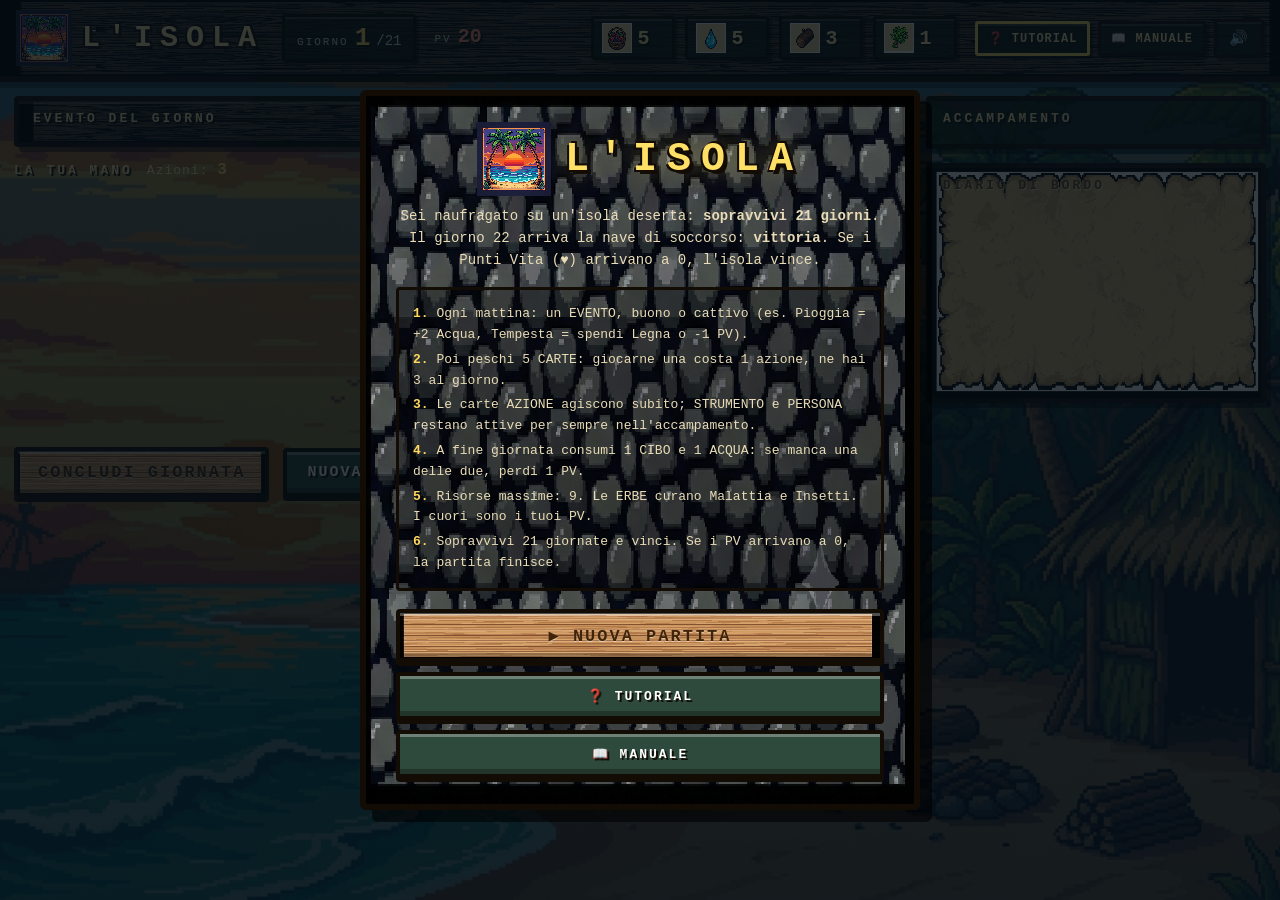
<file: index.html>
<!DOCTYPE html>
<html lang="it">
<head>
<meta charset="UTF-8">
<meta name="viewport" content="width=device-width, initial-scale=1.0">
<meta name="theme-color" content="#0b2432">
<meta name="mobile-web-app-capable" content="yes">
<meta name="apple-mobile-web-app-capable" content="yes">
<meta name="apple-mobile-web-app-status-bar-style" content="black-translucent">
<meta name="apple-mobile-web-app-title" content="L'ISOLA">
<title>L'ISOLA - Sopravvivenza</title>
<link rel="icon" href="data:image/svg+xml,%3Csvg xmlns='http://www.w3.org/2000/svg' viewBox='0 0 100 100'%3E%3Ctext y='.9em' font-size='90'%3E%F0%9F%8F%9D%EF%B8%8F%3C/text%3E%3C/svg%3E">
<link rel="stylesheet" href="style.css">
</head>
<body>

<div id="gioco">

  <header id="topbar">
    <div id="logo-area">
      <img id="img-logo" src="art/logo.png" alt="Logo L'ISOLA" data-emoji="&#127796;">
      <h1 id="titolo">L'ISOLA</h1>
    </div>
    <div id="giorno-box" class="pannello-semplice">
      <span class="etichetta">GIORNO</span>
      <span id="giorno-val">1</span>
      <span class="slash">/21</span>
    </div>
    <div id="pv-box">
      <div class="pv-riga"><span class="etichetta">PV</span><span id="pv-num">20</span></div>
      <div id="pv-cuori"></div>
    </div>
    <div id="risorse-box">
      <div class="risorsa" id="ris-cibo" title="Cibo: lo consumi 1 a fine giornata; se finisce perdi 1 PV."><img src="art/icon_r1.png" alt="Cibo" data-emoji="&#127830;"><span class="r-val" id="val-cibo">5</span></div>
      <div class="risorsa" id="ris-acqua" title="Acqua: ne consumi 1 a fine giornata; se finisce, perdi 1 PV."><img src="art/icon_r2.png" alt="Acqua" data-emoji="&#128167;"><span class="r-val" id="val-acqua">5</span></div>
      <div class="risorsa" id="ris-legna" title="Legna: serve per la Tempesta (ne paga 2) e per la Pentola di coccio."><img src="art/icon_r3.png" alt="Legna" data-emoji="&#129713;"><span class="r-val" id="val-legna">3</span></div>
      <div class="risorsa" id="ris-erbe" title="Erbe: curano l'evento Malattia e lo Sciame di insetti (1 a uso)."><img src="art/icon_r4.png" alt="Erbe" data-emoji="&#127807;"><span class="r-val" id="val-erbe">1</span></div>
    </div>
    <div id="barra-top-bottoni">
      <button id="btn-tutorial" class="btn-top" title="Gioca il tutorial passo-passo">&#10067; TUTORIAL</button>
      <button id="btn-manuale" class="btn-top" title="Apri il manuale illustrato">&#128214; MANUALE</button>
      <button id="btn-suono" class="btn-top" title="Attiva o disattiva l'audio">&#128266;</button>
    </div>
  </header>

  <div id="consiglio" hidden>
    <span class="consiglio-ico">&#128161;</span>
    <span id="consiglio-testo"></span>
  </div>

  <main id="principale">
    <section id="col-sx">
      <div id="zona-evento">
        <h2>EVENTO DEL GIORNO</h2>
        <div id="evento-contenuto"></div>
      </div>
      <section id="zona-mano">
        <div id="mano-head">
          <h2>LA TUA MANO</h2>
          <span class="azioni-info">Azioni: <b id="azioni-val">3</b></span>
        </div>
        <div id="mano"></div>
      </section>
      <div id="barra-comandi">
        <button id="btn-fine" class="btn-principale">Concludi giornata</button>
        <button id="btn-nuova" class="btn-secondario">Nuova partita</button>
      </div>
    </section>
    <aside id="col-dx">
      <section id="zona-campo">
        <h2>ACCAMPAMENTO</h2>
        <div id="campo"></div>
        <button id="btn-pentola" class="btn-secondario" hidden>Pentola di coccio</button>
      </section>
      <section id="zona-log">
        <h2>DIARIO DI BORDO</h2>
        <div id="log"></div>
      </section>
    </aside>
  </main>

</div>

<div id="overlay-modale" class="overlay" hidden>
  <div id="modale-pannello">
    <h2 id="modale-titolo"></h2>
    <p id="modale-testo"></p>
    <div id="modale-bottoni"></div>
  </div>
</div>

<div id="overlay-finale" class="overlay" hidden>
  <div id="finale-pannello">
    <h2 id="finale-titolo"></h2>
    <p id="finale-sottotitolo"></p>
    <div id="finale-riepilogo"></div>
    <button id="btn-ancora" class="btn-principale">Gioca ancora</button>
  </div>
</div>

<div id="overlay-riepilogo" class="overlay" hidden>
  <div id="riep-pannello">
    <h2 id="riep-titolo">GIORNO &hellip; &mdash; RIEPILOGO</h2>
    <p id="riep-sottotitolo">Ecco com&rsquo;&egrave; andata la giornata:</p>
    <div id="riep-righe"></div>
    <button id="btn-riep-avanti" class="btn-principale">Inizia il prossimo giorno</button>
  </div>
</div>

<div id="overlay-inizio" class="overlay" hidden>
  <div id="inizio-pannello">
    <div id="inizio-logo-wrap">
      <img id="inizio-logo" src="art/logo.png" alt="Logo L'ISOLA" data-emoji="&#127796;">
      <h1 id="inizio-titolo">L'ISOLA</h1>
    </div>
    <p id="inizio-sottotitolo">Sei naufragato su un'isola deserta: <b>sopravvivi 21 giorni</b>. Il giorno 22 arriva la nave di soccorso: <b>vittoria</b>. Se i Punti Vita (&#9829;) arrivano a 0, l'isola vince.</p>
    <div id="inizio-regole">
      <div class="regola"><b>1.</b> Ogni mattina: un EVENTO, buono o cattivo (es. Pioggia = +2 Acqua, Tempesta = spendi Legna o -1 PV).</div>
      <div class="regola"><b>2.</b> Poi peschi 5 CARTE: giocarne una costa 1 azione, ne hai 3 al giorno.</div>
      <div class="regola"><b>3.</b> Le carte AZIONE agiscono subito; STRUMENTO e PERSONA restano attive per sempre nell'accampamento.</div>
      <div class="regola"><b>4.</b> A fine giornata consumi 1 CIBO e 1 ACQUA: se manca una delle due, perdi 1 PV.</div>
      <div class="regola"><b>5.</b> Risorse massime: 9. Le ERBE curano Malattia e Insetti. I cuori sono i tuoi PV.</div>
      <div class="regola"><b>6.</b> Sopravvivi 21 giornate e vinci. Se i PV arrivano a 0, la partita finisce.</div>
    </div>
    <div id="inizio-bottoni">
      <button id="btn-nuova-partita" class="btn-principale">&#9654; Nuova partita</button>
      <button id="btn-continua" class="btn-secondario" hidden>Continua</button>
      <button id="btn-inizio-tutorial" class="btn-secondario">&#10067; Tutorial</button>
      <button id="btn-inizio-manuale" class="btn-secondario">&#128214; Manuale</button>
    </div>
  </div>
</div>

<div id="overlay-tutorial-fine" class="overlay" hidden>
  <div id="tutorial-fine-pannello">
    <h2 id="tutorial-fine-titolo">TUTORIAL COMPLETATO!</h2>
    <p id="tutorial-fine-testo"></p>
    <details id="tutorial-regole">
      <summary>Le regole in 10 righe</summary>
      <div class="regola"><b>1.</b> Sopravvivi 21 giorni: al 22 la nave arriva e vinci. PV a 0 = fine.</div>
      <div class="regola"><b>2.</b> Ogni mattina c'è un EVENTO (buono o cattivo).</div>
      <div class="regola"><b>3.</b> Peschi 5 CARTE: 1 carta = 1 azione, hai 3 azioni al giorno.</div>
      <div class="regola"><b>4.</b> AZIONE = effetto subito. STRUMENTO/PERSONA = restano attive per sempre.</div>
      <div class="regola"><b>5.</b> La sera consumi 1 CIBO e 1 ACQUA: se manca, -1 PV.</div>
      <div class="regola"><b>6.</b> Risorse max 9. Le ERBE curano Malattia e Insetti.</div>
      <div class="regola"><b>7.</b> Capanna e Falò proteggono da Tempesta e Freddo; il Cane dal Ladro.</div>
      <div class="regola"><b>8.</b> La Rete dà +1 Cibo a sera, l'Amaca +1 PV, la Cuciniera +1 PV se hai mangiato.</div>
      <div class="regola"><b>9.</b> Le carte in mano a sera vanno nello scarto: non le perdi, tornano nel mazzo.</div>
      <div class="regola"><b>10.</b> Il riepilogo a fine giornata mostra sempre com'è andata.</div>
    </details>
    <div id="tutorial-fine-bottoni">
      <button id="btn-inizia-vera" class="btn-principale">Inizia la partita vera</button>
      <button id="btn-tutorial-riprova" class="btn-secondario" hidden>Riprova il tutorial</button>
    </div>
  </div>
</div>

<div id="tutorial-tip" hidden>
  <div id="tutorial-testo"></div>
  <button id="tutorial-avanti" class="btn-secondario">Ho capito</button>
</div>

<script src="audio.js"></script>
<script src="game.js"></script>
</body>
</html>
</file>
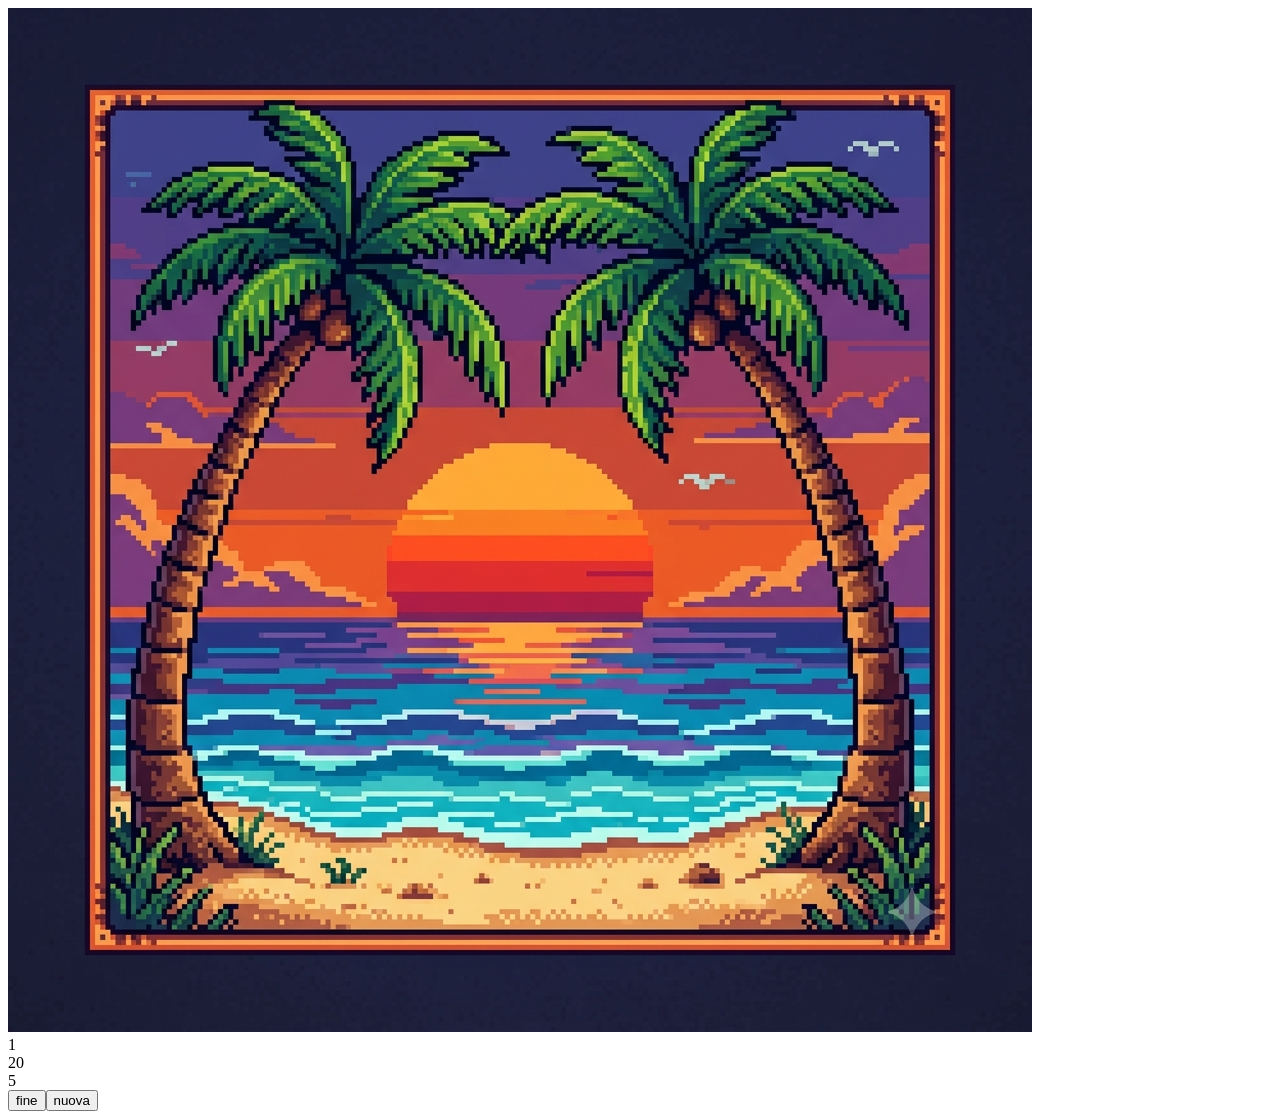
<file: _probe.html>
﻿<!DOCTYPE html><html lang="it"><head><meta charset="UTF-8"><title>probe</title></head><body>
<header id="topbar"><div id="logo-area"><img id="img-logo" src="art/logo.png" alt="Logo" data-emoji="&#127796;"></div><div id="giorno-box"><span id="giorno-val">1</span></div><div id="pv-box"><span id="pv-num">20</span><div id="pv-cuori"></div></div><div id="risorse-box"><div class="risorsa" id="ris-cibo"><span id="val-cibo">5</span></div></div></header>
<main><div id="zona-evento"><div id="evento-contenuto"></div></div><section id="zona-mano"><div id="mano"></div></section><div id="barra-comandi"><button id="btn-fine">fine</button><button id="btn-nuova">nuova</button></div><aside><section id="zona-campo"><div id="campo"></div><button id="btn-pentola" hidden>pentola</button></section><section id="zona-log"><div id="log"></div></section></aside></main>
<div id="overlay-modale" class="overlay" hidden=""><div id="modale-pannello"><h2 id="modale-titolo"></h2><p id="modale-testo"></p><div id="modale-bottoni"></div></div></div>
<div id="overlay-finale" class="overlay" hidden=""><div id="finale-pannello"><h2 id="finale-titolo"></h2><p id="finale-sottotitolo"></p><div id="finale-riepilogo"></div><button id="btn-ancora">ancora</button></div></div>
<script src="game.js"></script>
<script>
setTimeout(function () {
  var bf = document.getElementById("btn-fine");
  var pv = document.getElementById("pv-num");
  document.title = "bf=" + (bf ? "SI" : "NO") + "|log=" + document.getElementById("log").childNodes.length + "|pv=" + (pv ? pv.textContent : "MISS") + "|mano=" + document.getElementById("mano").childNodes.length + "|cuori=" + document.getElementById("pv-cuori").childNodes.length;
}, 800);
</script></body></html>
</file>
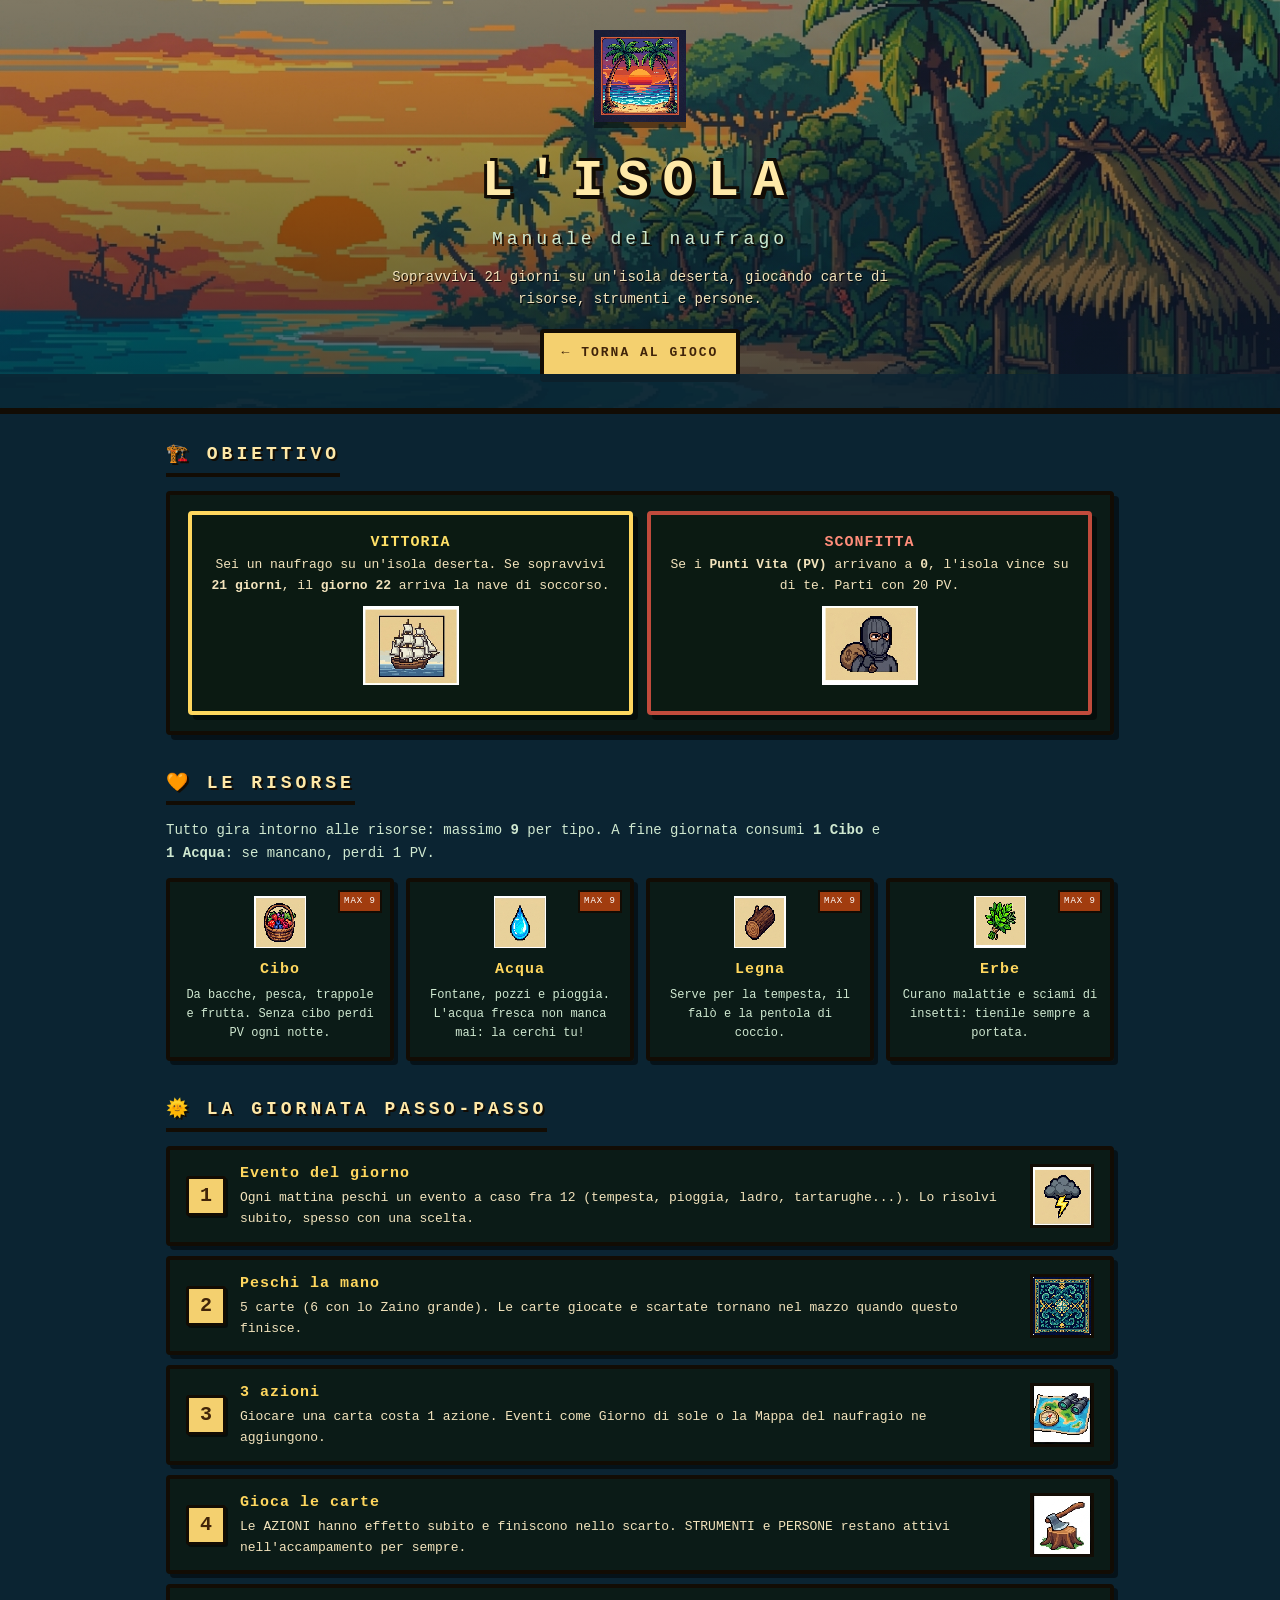
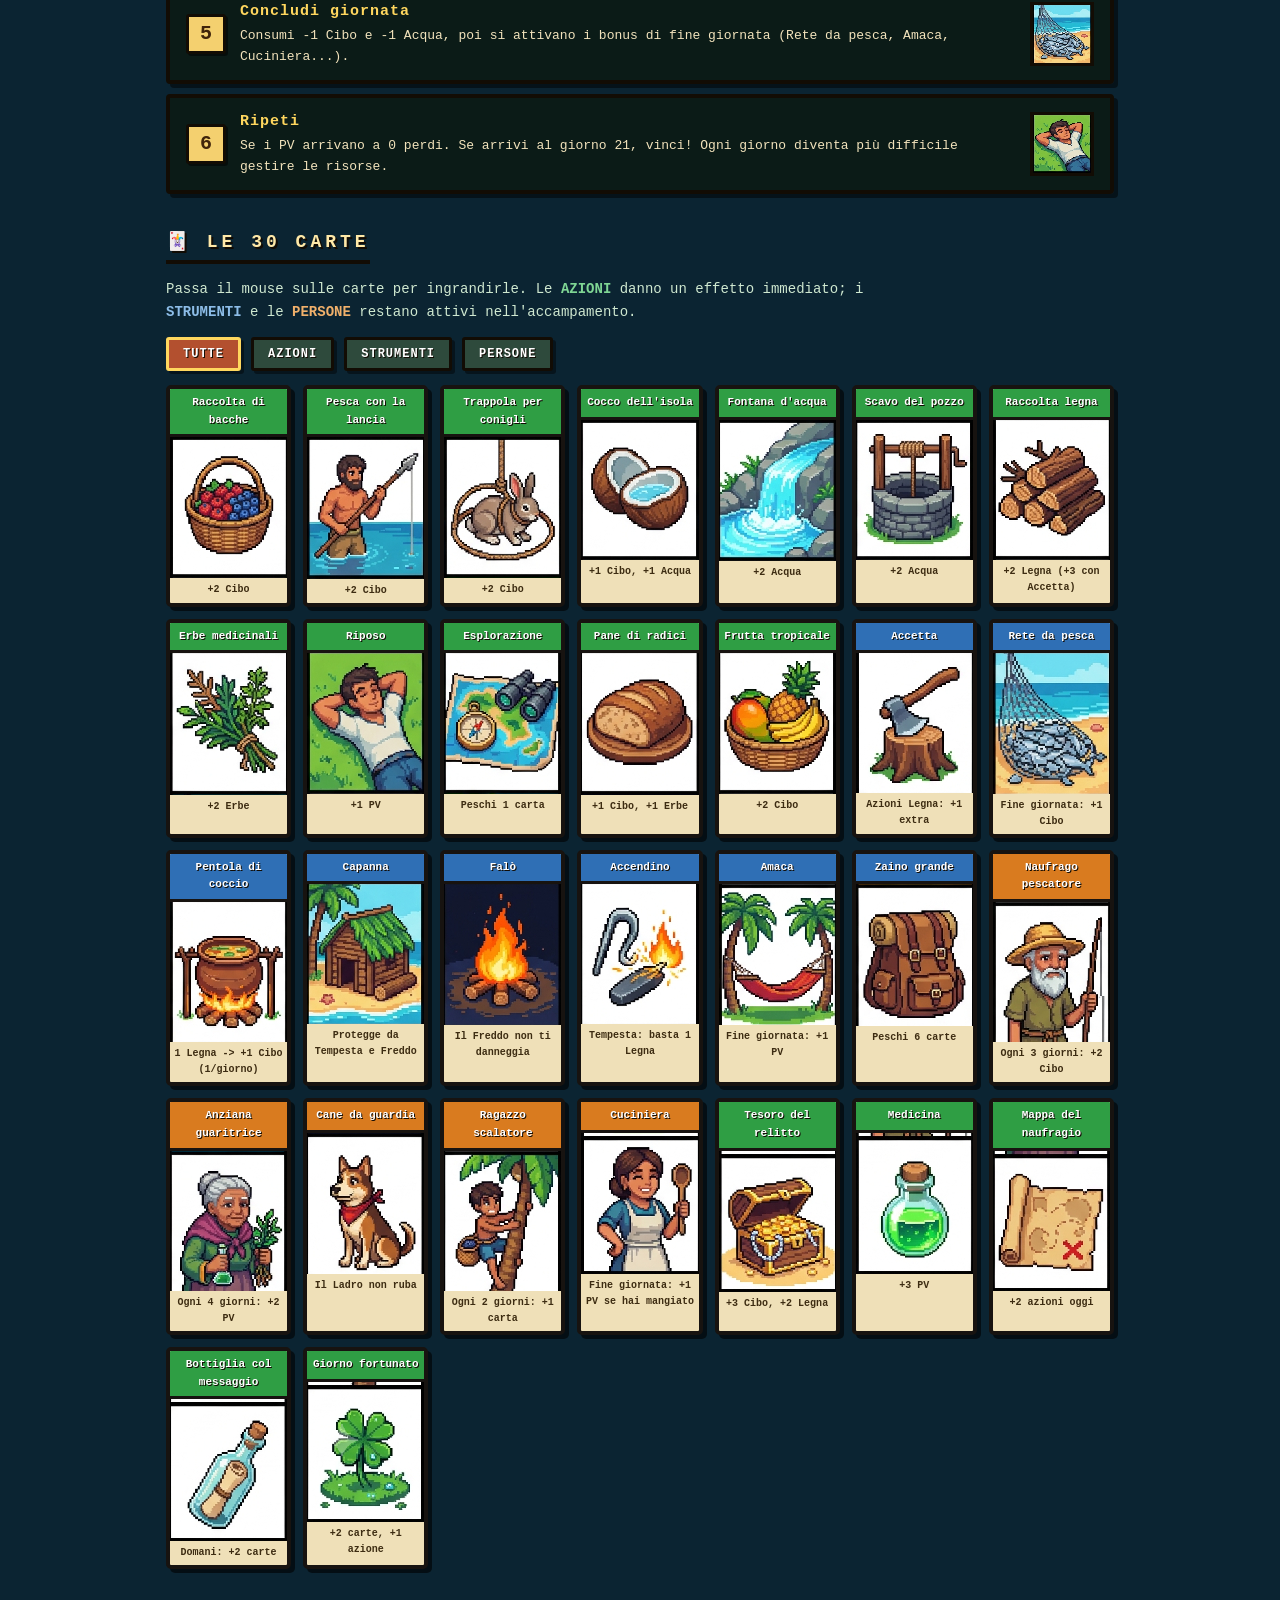
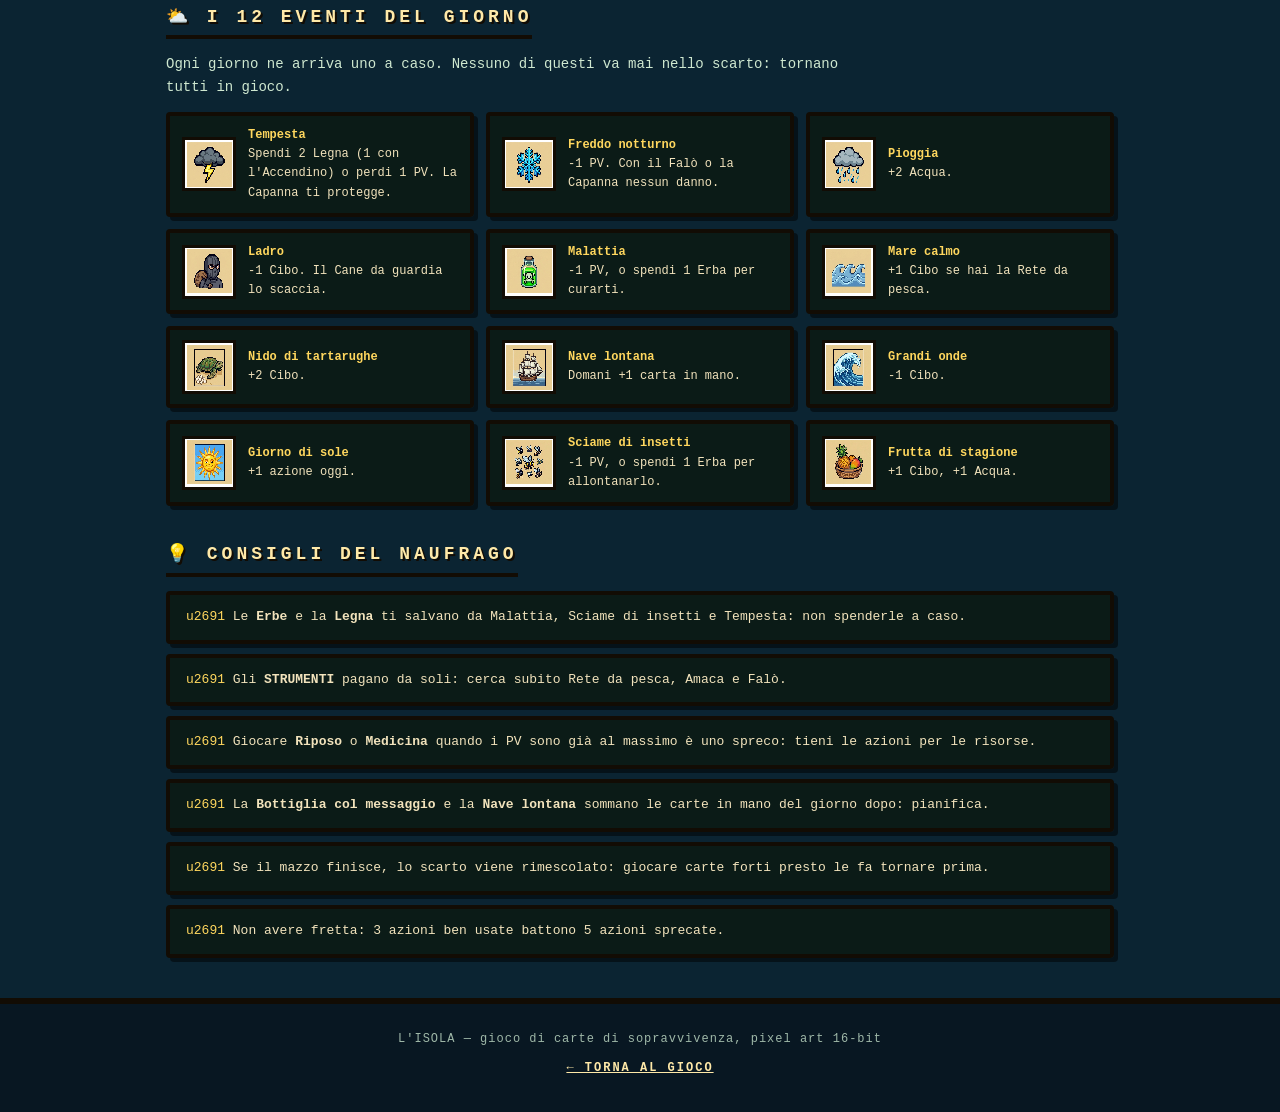
<file: manual.html>
<!DOCTYPE html>
<html lang="it">
<head>
<meta charset="UTF-8">
<meta name="viewport" content="width=device-width, initial-scale=1.0">
<title>Manuale - L'ISOLA</title>
<link rel="stylesheet" href="manual.css">
</head>
<body>

<header id="hero">
  <div id="hero-sfondo"></div>
  <div id="hero-contenuto">
    <img id="hero-logo" src="art/logo.png" alt="Logo">
    <h1>L'ISOLA</h1>
    <p class="sottotitolo">Manuale del naufrago</p>
    <p class="tagline">Sopravvivi 21 giorni su un'isola deserta, giocando carte di risorse, strumenti e persone.</p>
    <a id="torna" href="index.html">&#8592; Torna al gioco</a>
  </div>
  <div id="onda-eroe"></div>
</header>

<main>

  <section class="reveal">
    <h2>&#127959;&#65039; OBIETTIVO</h2>
    <div class="riquadro doppio">
      <div class="pannello vittoria-panel">
        <h3>VITTORIA</h3>
        <p>Sei un naufrago su un'isola deserta. Se sopravvivi <b>21 giorni</b>, il <b>giorno 22</b> arriva la nave di soccorso.</p>
        <img src="art/icon_e8.png" alt="Nave all'orizzonte">
      </div>
      <div class="pannello sconfitta-panel">
        <h3>SCONFITTA</h3>
        <p>Se i <b>Punti Vita (PV)</b> arrivano a <b>0</b>, l'isola vince su di te. Parti con 20 PV.</p>
        <img src="art/icon_e4.png" alt="Pericolo">
      </div>
    </div>
  </section>

  <section class="reveal">
    <h2>&#129505; LE RISORSE</h2>
    <p class="intro">Tutto gira intorno alle risorse: massimo <b>9</b> per tipo. A fine giornata consumi <b>1 Cibo</b> e <b>1 Acqua</b>: se mancano, perdi 1 PV.</p>
    <div class="griglia-risorse">
      <div class="risorsa-big" data-max>
        <img src="art/icon_r1.png" alt="Cibo">
        <h3>Cibo</h3>
        <p>Da bacche, pesca, trappole e frutta. Senza cibo perdi PV ogni notte.</p>
      </div>
      <div class="risorsa-big" data-max>
        <img src="art/icon_r2.png" alt="Acqua">
        <h3>Acqua</h3>
        <p>Fontane, pozzi e pioggia. L'acqua fresca non manca mai: la cerchi tu!</p>
      </div>
      <div class="risorsa-big" data-max>
        <img src="art/icon_r3.png" alt="Legna">
        <h3>Legna</h3>
        <p>Serve per la tempesta, il falò e la pentola di coccio.</p>
      </div>
      <div class="risorsa-big" data-max>
        <img src="art/icon_r4.png" alt="Erbe">
        <h3>Erbe</h3>
        <p>Curano malattie e sciami di insetti: tienile sempre a portata.</p>
      </div>
    </div>
  </section>

  <section class="reveal">
    <h2>&#127774; LA GIORNATA PASSO-PASSO</h2>
    <div class="tappe">
      <div class="tappa"><span class="num">1</span><div class="tappa-corpo"><h3>Evento del giorno</h3><p>Ogni mattina peschi un evento a caso fra 12 (tempesta, pioggia, ladro, tartarughe...). Lo risolvi subito, spesso con una scelta.</p></div><img src="art/icon_e1.png" alt="Eventi"></div>
      <div class="tappa"><span class="num">2</span><div class="tappa-corpo"><h3>Peschi la mano</h3><p>5 carte (6 con lo Zaino grande). Le carte giocate e scartate tornano nel mazzo quando questo finisce.</p></div><img src="art/retro.png" alt="Mazzo"></div>
      <div class="tappa"><span class="num">3</span><div class="tappa-corpo"><h3>3 azioni</h3><p>Giocare una carta costa 1 azione. Eventi come Giorno di sole o la Mappa del naufragio ne aggiungono.</p></div><img src="art/c10.png" alt="Azioni"></div>
      <div class="tappa"><span class="num">4</span><div class="tappa-corpo"><h3>Gioca le carte</h3><p>Le AZIONI hanno effetto subito e finiscono nello scarto. STRUMENTI e PERSONE restano attivi nell'accampamento per sempre.</p></div><img src="art/c13.png" alt="Strumenti"></div>
      <div class="tappa"><span class="num">5</span><div class="tappa-corpo"><h3>Concludi giornata</h3><p>Consumi -1 Cibo e -1 Acqua, poi si attivano i bonus di fine giornata (Rete da pesca, Amaca, Cuciniera...).</p></div><img src="art/c14.png" alt="Fine giornata"></div>
      <div class="tappa"><span class="num">6</span><div class="tappa-corpo"><h3>Ripeti</h3><p>Se i PV arrivano a 0 perdi. Se arrivi al giorno 21, vinci! Ogni giorno diventa più difficile gestire le risorse.</p></div><img src="art/c09.png" alt="Riposo"></div>
    </div>
  </section>

  <section class="reveal">
    <h2>&#127183; LE 30 CARTE</h2>
    <p class="intro">Passa il mouse sulle carte per ingrandirle. Le <b class="c-azione">AZIONI</b> danno un effetto immediato; i <b class="c-strumento">STRUMENTI</b> e le <b class="c-persona">PERSONE</b> restano attivi nell'accampamento.</p>
    <div id="filtri">
      <button class="filtro attivo" data-tipo="tutti">Tutte</button>
      <button class="filtro" data-tipo="AZIONE">Azioni</button>
      <button class="filtro" data-tipo="STRUMENTO">Strumenti</button>
      <button class="filtro" data-tipo="PERSONA">Persone</button>
    </div>
    <div id="griglia-carte"></div>
  </section>

  <section class="reveal">
    <h2>&#9925; I 12 EVENTI DEL GIORNO</h2>
    <p class="intro">Ogni giorno ne arriva uno a caso. Nessuno di questi va mai nello scarto: tornano tutti in gioco.</p>
    <div id="griglia-eventi"></div>
  </section>

  <section class="reveal">
    <h2>&#128161; CONSIGLI DEL NAUFRAGO</h2>
    <ul class="consigli">
      <li>Le <b>Erbe</b> e la <b>Legna</b> ti salvano da Malattia, Sciame di insetti e Tempesta: non spenderle a caso.</li>
      <li>Gli <b>STRUMENTI</b> pagano da soli: cerca subito Rete da pesca, Amaca e Falò.</li>
      <li>Giocare <b>Riposo</b> o <b>Medicina</b> quando i PV sono già al massimo è uno spreco: tieni le azioni per le risorse.</li>
      <li>La <b>Bottiglia col messaggio</b> e la <b>Nave lontana</b> sommano le carte in mano del giorno dopo: pianifica.</li>
      <li>Se il mazzo finisce, lo scarto viene rimescolato: giocare carte forti presto le fa tornare prima.</li>
      <li>Non avere fretta: 3 azioni ben usate battono 5 azioni sprecate.</li>
    </ul>
  </section>

</main>

<footer>
  <p>L'ISOLA &mdash; gioco di carte di sopravvivenza, pixel art 16-bit</p>
  <a href="index.html">&#8592; Torna al gioco</a>
</footer>

<script>
/* dati delle carte (stessi del gioco) */
var CARTE = [
  [1,'Raccolta di bacche','AZIONE','+2 Cibo','c01'],
  [2,'Pesca con la lancia','AZIONE','+2 Cibo','c02'],
  [3,'Trappola per conigli','AZIONE','+2 Cibo','c03'],
  [4,'Cocco dell\'isola','AZIONE','+1 Cibo, +1 Acqua','c04'],
  [5,'Fontana d\'acqua','AZIONE','+2 Acqua','c05'],
  [6,'Scavo del pozzo','AZIONE','+2 Acqua','c06'],
  [7,'Raccolta legna','AZIONE','+2 Legna (+3 con Accetta)','c07'],
  [8,'Erbe medicinali','AZIONE','+2 Erbe','c08'],
  [9,'Riposo','AZIONE','+1 PV','c09'],
  [10,'Esplorazione','AZIONE','Peschi 1 carta','c10'],
  [11,'Pane di radici','AZIONE','+1 Cibo, +1 Erbe','c11'],
  [12,'Frutta tropicale','AZIONE','+2 Cibo','c12'],
  [13,'Accetta','STRUMENTO','Azioni Legna: +1 extra','c13'],
  [14,'Rete da pesca','STRUMENTO','Fine giornata: +1 Cibo','c14'],
  [15,'Pentola di coccio','STRUMENTO','1 Legna -> +1 Cibo (1/giorno)','c15'],
  [16,'Capanna','STRUMENTO','Protegge da Tempesta e Freddo','c16'],
  [17,'Falò','STRUMENTO','Il Freddo non ti danneggia','c17'],
  [18,'Accendino','STRUMENTO','Tempesta: basta 1 Legna','c18'],
  [19,'Amaca','STRUMENTO','Fine giornata: +1 PV','c19'],
  [20,'Zaino grande','STRUMENTO','Peschi 6 carte','c20'],
  [21,'Naufrago pescatore','PERSONA','Ogni 3 giorni: +2 Cibo','c21'],
  [22,'Anziana guaritrice','PERSONA','Ogni 4 giorni: +2 PV','c22'],
  [23,'Cane da guardia','PERSONA','Il Ladro non ruba','c23'],
  [24,'Ragazzo scalatore','PERSONA','Ogni 2 giorni: +1 carta','c24'],
  [25,'Cuciniera','PERSONA','Fine giornata: +1 PV se hai mangiato','c25'],
  [26,'Tesoro del relitto','AZIONE','+3 Cibo, +2 Legna','c26'],
  [27,'Medicina','AZIONE','+3 PV','c27'],
  [28,'Mappa del naufragio','AZIONE','+2 azioni oggi','c28'],
  [29,'Bottiglia col messaggio','AZIONE','Domani: +2 carte','c29'],
  [30,'Giorno fortunato','AZIONE','+2 carte, +1 azione','c30']
];
var EVENTI = [
  ['Tempesta','icon_e1','Spendi 2 Legna (1 con l\'Accendino) o perdi 1 PV. La Capanna ti protegge.'],
  ['Freddo notturno','icon_e2','-1 PV. Con il Falò o la Capanna nessun danno.'],
  ['Pioggia','icon_e3','+2 Acqua.'],
  ['Ladro','icon_e4','-1 Cibo. Il Cane da guardia lo scaccia.'],
  ['Malattia','icon_e5','-1 PV, o spendi 1 Erba per curarti.'],
  ['Mare calmo','icon_e6','+1 Cibo se hai la Rete da pesca.'],
  ['Nido di tartarughe','icon_e7','+2 Cibo.'],
  ['Nave lontana','icon_e8','Domani +1 carta in mano.'],
  ['Grandi onde','icon_e9','-1 Cibo.'],
  ['Giorno di sole','icon_e10','+1 azione oggi.'],
  ['Sciame di insetti','icon_e11','-1 PV, o spendi 1 Erba per allontanarlo.'],
  ['Frutta di stagione','icon_e12','+1 Cibo, +1 Acqua.']
];

function creaCarta(d) {
  var div = document.createElement('div');
  div.className = 'carta-manuale tipo-' + d[2];
  div.dataset.tipo = d[2];
  var nome = document.createElement('div');
  nome.className = 'cm-nome';
  nome.textContent = d[1];
  var img = document.createElement('img');
  img.src = 'art/' + d[4] + '.png';
  img.alt = d[1];
  img.onerror = function () { this.outerHTML = '<div class="segnaposto">' + d[1] + '</div>'; };
  var eff = document.createElement('div');
  eff.className = 'cm-effetto';
  eff.textContent = d[3];
  div.appendChild(nome);
  div.appendChild(img);
  div.appendChild(eff);
  return div;
}

var griglia = document.getElementById('griglia-carte');
CARTE.forEach(function (d) { griglia.appendChild(creaCarta(d)); });

var grigliaE = document.getElementById('griglia-eventi');
EVENTI.forEach(function (e) {
  var div = document.createElement('div');
  div.className = 'evento-manuale';
  var img = document.createElement('img');
  img.src = 'art/' + e[1] + '.png';
  img.alt = e[0];
  img.onerror = function () { this.outerHTML = '<div class="segnaposto">' + e[0] + '</div>'; };
  var testo = document.createElement('div');
  var b = document.createElement('b');
  b.textContent = e[0];
  testo.appendChild(b);
  testo.appendChild(document.createElement('br'));
  testo.appendChild(document.createTextNode(e[2]));
  div.appendChild(img);
  div.appendChild(testo);
  grigliaE.appendChild(div);
});

document.querySelectorAll('#filtri .filtro').forEach(function (btn) {
  btn.onclick = function () {
    document.querySelectorAll('#filtri .filtro').forEach(function (b) { b.classList.remove('attivo'); });
    btn.classList.add('attivo');
    var tipo = btn.dataset.tipo;
    document.querySelectorAll('.carta-manuale').forEach(function (c) {
      c.classList.remove('nascosta');
      if (tipo !== 'tutti' && c.dataset.tipo !== tipo) c.classList.add('nascosta');
    });
  };
});

/* animazioni all'apparire */
var observer = new IntersectionObserver(function (voci) {
  voci.forEach(function (v) { if (v.isIntersecting) v.target.classList.add('visibile'); });
}, { threshold: 0.12 });
document.querySelectorAll('.reveal').forEach(function (s) { observer.observe(s); });
</script>
</body>
</html>
</file>
<file: style.css>
/* ============================================================
   L'ISOLA - tema pixel art 16-bit, palette tropicale
   Nessun font esterno: solo monospace.
   texture_ui.png = foglio 2x2 (quadranti 704x384):
   alto sx = legno scuro | alto dx = legno chiaro
   basso sx = pergamena  | basso dx = pietra
   ============================================================ */

* { box-sizing: border-box; margin: 0; padding: 0; }

html, body { height: 100%; }

body {
  font-family: 'Courier New', Courier, monospace;
  background: #0b2432;
  color: #f7e9c3;
  user-select: none;
  -webkit-user-select: none;
  -webkit-tap-highlight-color: transparent;
}

img { image-rendering: pixelated; }

h2 {
  font-size: 13px;
  letter-spacing: 3px;
  color: #ffe9a8;
  text-shadow: 2px 2px 0 #120c04;
}

/* ---------- sfondo isola ---------- */
#gioco {
  min-height: 100vh;
  min-height: 100dvh;
  display: flex;
  flex-direction: column;
  background: linear-gradient(rgba(8, 26, 40, 0.30), rgba(8, 26, 40, 0.62)),
              url('art/sfondo.png') center / cover no-repeat fixed;
}

/* ---------- barra alta ---------- */
#topbar {
  position: relative;
  z-index: 10;
  display: flex;
  flex-wrap: wrap;
  align-items: center;
  gap: 18px;
  padding: 10px 16px;
  background: url('art/texture_ui.png') no-repeat 0 0;
  background-size: 200% 200%;
  image-rendering: pixelated;
  border-bottom: 6px solid #120c04;
  box-shadow: 0 6px 0 rgba(0, 0, 0, 0.35);
}

#logo-area { display: flex; align-items: center; gap: 10px; }
#img-logo { width: 56px; height: 56px; }

#titolo {
  font-size: 30px;
  letter-spacing: 8px;
  color: #ffe9a8;
  text-shadow: 3px 3px 0 #120c04, -2px 2px 0 #120c04, 2px -2px 0 #120c04;
}

.pannello-semplice {
  background: rgba(10, 20, 14, 0.72);
  border: 3px solid #120c04;
  border-radius: 3px;
  box-shadow: inset 0 2px 0 rgba(255, 255, 255, 0.18), 3px 3px 0 rgba(0, 0, 0, 0.45);
  padding: 6px 12px;
}

.etichetta { font-size: 11px; letter-spacing: 2px; color: #cfe8d0; }

#giorno-box { display: flex; align-items: baseline; gap: 6px; }
#giorno-val { font-size: 26px; font-weight: bold; color: #ffd75e; text-shadow: 2px 2px 0 #120c04; }
.slash { font-size: 14px; color: #cfe8d0; }

#pv-box { display: flex; flex-direction: column; align-items: flex-start; gap: 3px; }
.pv-riga { display: flex; align-items: baseline; gap: 6px; }
#pv-num { font-size: 20px; font-weight: bold; color: #ff8d7a; text-shadow: 2px 2px 0 #120c04; }
#pv-cuori { display: flex; flex-wrap: wrap; gap: 2px; max-width: 230px; }
.cuore { font-size: 13px; line-height: 1; }
.cuore.pieno { color: #ff4d4d; text-shadow: 1px 0 0 #3b0a0a, -1px 0 0 #3b0a0a, 0 1px 0 #3b0a0a, 0 -1px 0 #3b0a0a; }
.cuore.vuoto { color: #23313b; }

#risorse-box { display: flex; gap: 10px; margin-left: auto; }
#barra-top-bottoni { display: flex; gap: 8px; align-items: center; }

.btn-top {
  font-family: inherit;
  font-weight: bold;
  font-size: 12px;
  letter-spacing: 1px;
  text-transform: uppercase;
  color: #ffe9a8;
  text-shadow: 1px 1px 0 #120c04;
  background: rgba(12, 26, 18, 0.82);
  border: 3px solid #120c04;
  border-radius: 3px;
  box-shadow: 3px 3px 0 rgba(0, 0, 0, 0.45), inset 0 2px 0 rgba(255, 255, 255, 0.15);
cursor: pointer;
  padding: 7px 10px;
  transition: transform 0.06s;
  touch-action: manipulation;
}
.btn-top:hover { background: rgba(46, 74, 60, 0.92); }
.btn-top:active { transform: translateY(2px); box-shadow: 1px 1px 0 rgba(0, 0, 0, 0.45); }
#btn-suono { font-size: 15px; padding: 7px 12px; }
#btn-tutorial { border-color: #ffd75e; }

.risorsa {
  display: flex;
  align-items: center;
  gap: 6px;
  background: rgba(12, 26, 18, 0.75);
  border: 3px solid #120c04;
  border-radius: 3px;
  box-shadow: 3px 3px 0 rgba(0, 0, 0, 0.4), inset 0 2px 0 rgba(255, 255, 255, 0.15);
  padding: 4px 8px;
  min-width: 84px;
}
.risorsa img { width: 30px; height: 30px; }
.r-val { font-size: 20px; font-weight: bold; color: #ffe9a8; text-shadow: 2px 2px 0 #120c04; }
.risorsa.r-max {
  border-color: #ffd75e;
  background: rgba(90, 70, 10, 0.85);
  animation: lampo 1.2s infinite;
}
.risorsa.r-max::after {
  content: 'MAX';
  font-size: 9px;
  letter-spacing: 1px;
  color: #fff;
  background: #a13c0f;
  padding: 1px 3px;
  border: 2px solid #120c04;
}
@keyframes lampo {
  0%, 100% { box-shadow: 3px 3px 0 rgba(0, 0, 0, 0.4); }
  50%      { box-shadow: 3px 3px 0 rgba(0, 0, 0, 0.4), 0 0 14px #ffd75e; }
}

/* ---------- impaginazione principale ---------- */
#principale {
  flex: 1;
  display: grid;
  grid-template-columns: 1fr 340px;
  gap: 14px;
  padding: 14px;
  align-items: start;
}
#col-sx { display: flex; flex-direction: column; gap: 14px; min-width: 0; }
#col-dx { display: flex; flex-direction: column; gap: 14px; }

/* ---------- zona evento ---------- */
#zona-evento {
  background: url('art/texture_ui.png') no-repeat 0 0;
  background-size: 200% 200%;
  image-rendering: pixelated;
  border: 5px solid #120c04;
  border-radius: 4px;
  box-shadow: 5px 5px 0 rgba(0, 0, 0, 0.5), inset 0 3px 0 rgba(255, 255, 255, 0.14);
  padding: 10px 14px;
}
#evento-contenuto { display: flex; align-items: center; gap: 14px; margin-top: 6px; }
#evento-contenuto img, .segnaposto-ico { width: 110px; height: 90px; border: 3px solid #120c04; }
#evento-testo { font-size: 15px; line-height: 1.5; text-shadow: 1px 1px 0 rgba(0, 0, 0, 0.6); overflow-wrap: break-word; word-break: break-word; }
#evento-testo b { color: #ffd75e; }

/* ---------- mano ---------- */
#zona-mano { display: flex; flex-direction: column; gap: 8px; }
#mano-head { display: flex; align-items: baseline; gap: 14px; }
.azioni-info { color: #ffe9a8; font-size: 13px; letter-spacing: 1px; }
#azioni-val { color: #ffd75e; font-size: 16px; }
#mano { display: flex; flex-wrap: wrap; gap: 12px; min-height: 240px; }

.carta {
  position: relative;
  width: 148px;
  background: #efe0b8;
  border: 4px solid #171310;
  border-radius: 5px;
  box-shadow: 4px 4px 0 rgba(0, 0, 0, 0.6);
  cursor: pointer;
display: flex;
  flex-direction: column;
  transition: transform 0.07s;
  touch-action: manipulation;
}
.carta:hover { transform: translateY(-10px) rotate(-1deg) scale(1.04); }
.carta-nome {
  font-size: 12px;
  font-weight: bold;
  text-align: center;
  letter-spacing: 0.5px;
  padding: 6px 5px;
  color: #fff;
  text-shadow: 1px 1px 0 #120c04;
  border-bottom: 3px solid #171310;
  line-height: 1.3;
  overflow-wrap: break-word;
  word-break: break-word;
}

/* ---------- testo carte: niente tagli fuori bordo ---------- */
.carta-effetto {
  font-size: 11px;
  font-weight: bold;
  text-align: center;
  padding: 5px 4px;
  color: #3d2c12;
  line-height: 1.35;
  overflow-wrap: break-word;
  word-break: break-word;
}
.carta-mini .carta-effetto { overflow-wrap: break-word; word-break: break-word; }
.tipo-AZIONE .carta-nome { background: #2f9e44; }
.tipo-STRUMENTO .carta-nome { background: #2f6fb5; }
.tipo-PERSONA .carta-nome { background: #d97b1f; }
.carta > img { width: 100%; display: block; }
.carta.disabilitata { opacity: 0.45; filter: grayscale(0.75); cursor: not-allowed; }

.tooltip {
  display: none;
  position: absolute;
  bottom: calc(100% + 8px);
  left: 50%;
  transform: translateX(-50%);
  width: 240px;
  max-width: calc(100vw - 24px);
  background: #1d1408;
  border: 3px solid #120c04;
  box-shadow: 4px 4px 0 rgba(0, 0, 0, 0.55);
  color: #f2e3bc;
  font-size: 11px;
  line-height: 1.45;
  padding: 7px 9px;
  text-align: left;
  overflow-wrap: break-word;
  word-break: break-word;
  z-index: 30;
}
@media (max-width: 700px) {
  .tooltip { width: 200px; }
}
.carta:hover .tooltip { display: block; }

/* ---------- accampamento ---------- */
#zona-campo {
  display: flex;
  flex-direction: column;
  gap: 8px;
  background: rgba(12, 26, 18, 0.82);
  border: 5px solid #120c04;
  border-radius: 4px;
  box-shadow: 5px 5px 0 rgba(0, 0, 0, 0.5);
  padding: 10px 12px;
}
#campo { display: flex; flex-wrap: wrap; gap: 10px; }
.vuoto { color: #9fb8a8; font-size: 12px; font-style: italic; padding: 6px 0; }
.carta-mini {
  width: 104px;
  background: #efe0b8;
  border: 3px solid #171310;
  border-radius: 4px;
  box-shadow: 3px 3px 0 rgba(0, 0, 0, 0.5);
  display: flex;
  flex-direction: column;
  overflow: hidden;
}
.carta-mini .carta-nome { font-size: 10px; padding: 3px 2px; }
.carta-mini img { width: 100%; display: block; }
.carta-mini .carta-effetto { font-size: 9px; padding: 3px 2px; }
#btn-pentola { margin-top: 4px; }

/* ---------- pulsanti ---------- */
.btn-principale, .btn-secondario {
  font-family: inherit;
  font-weight: bold;
  letter-spacing: 2px;
  text-transform: uppercase;
  border: 4px solid #120c04;
  border-radius: 4px;
  box-shadow: 0 4px 0 #120c04, inset 0 3px 0 rgba(255, 255, 255, 0.30), inset 0 -5px 0 rgba(0, 0, 0, 0.28);
  cursor: pointer;
padding: 12px 20px;
  font-size: 15px;
  text-shadow: 2px 2px 0 #120c04;
  color: #fff;
  touch-action: manipulation;
}
.btn-principale {
  background: url('art/texture_ui.png') no-repeat 100% 0;
  background-size: 200% 200%;
  color: #40240a;
  text-shadow: 0 1px 0 rgba(255, 255, 255, 0.45);
  font-size: 17px;
}
.btn-secondario { background: #2e4a3c; }
.btn-principale:active, .btn-secondario:active {
  transform: translateY(3px);
  box-shadow: 0 1px 0 #120c04, inset 0 3px 0 rgba(255, 255, 255, 0.25);
}
.btn-principale:disabled, .btn-secondario:disabled { opacity: 0.45; cursor: not-allowed; transform: none; }
#barra-comandi { display: flex; gap: 14px; align-items: center; padding-top: 6px; }

/* ---------- diario di bordo ---------- */
#zona-log {
  flex: 1;
  display: flex;
  flex-direction: column;
  gap: 6px;
  min-height: 240px;
  background: url('art/texture_ui.png') no-repeat 0 100%;
  background-size: 200% 200%;
  image-rendering: pixelated;
  border: 5px solid #120c04;
  border-radius: 4px;
  box-shadow: 5px 5px 0 rgba(0, 0, 0, 0.5);
  padding: 10px 12px;
}
#zona-log h2 { color: #6b4a1f; text-shadow: 1px 1px 0 rgba(255, 255, 255, 0.5); }
#log {
  flex: 1;
  overflow-y: auto;
  max-height: 320px;
  font-size: 12px;
  line-height: 1.5;
  color: #3d2c12;
  scrollbar-width: thin;
  overflow-wrap: break-word;
  word-break: break-word;
}
.log-voce { padding: 1px 0; }
.log-evento { color: #a13c0f; font-weight: bold; }
.log-bene { color: #1d6b26; font-weight: bold; }
.log-danno { color: #b30000; font-weight: bold; }
.log-info { color: #3d2c12; }

/* ---------- finestre modali ---------- */
.overlay {
  position: fixed;
  inset: 0;
  background: rgba(4, 14, 22, 0.80);
  display: flex;
  z-index: 100;
}
.overlay > * { margin: auto; }
.overlay[hidden] { display: none; }
#modale-pannello, #finale-pannello {
  width: 90%;
  max-width: 480px;
  max-height: 92vh;
  overflow-y: auto;
  background: url('art/texture_ui.png') no-repeat 100% 100%;
  background-size: 200% 200%;
  image-rendering: pixelated;
  border: 6px solid #120c04;
  border-radius: 5px;
  box-shadow: 10px 10px 0 rgba(0, 0, 0, 0.6);
  padding: 22px 26px;
  text-align: center;
}
#modale-pannello h2 { font-size: 20px; margin-bottom: 10px; }
#modale-testo { font-size: 14px; line-height: 1.5; color: #e9dcb6; margin-bottom: 16px; overflow-wrap: break-word; word-break: break-word; }
#modale-bottoni { display: flex; gap: 12px; justify-content: center; flex-wrap: wrap; }
#modale-bottoni .btn-secondario { background: #b3502f; }
#modale-bottoni .btn-secondario:nth-child(2) { background: #5b3a63; }

/* ---------- schermata finale ---------- */
#finale-titolo { font-size: 34px; letter-spacing: 6px; margin-bottom: 6px; }
#finale-titolo.vittoria { color: #ffe066; text-shadow: 3px 3px 0 #120c04, 0 0 18px rgba(255, 224, 102, 0.6); }
#finale-titolo.sconfitta { color: #ff5e5e; text-shadow: 3px 3px 0 #120c04; }
#finale-sottotitolo { font-size: 15px; line-height: 1.5; color: #e9dcb6; margin: 10px 0; }
#finale-riepilogo {
  background: rgba(0, 0, 0, 0.28);
  border: 3px solid #120c04;
  padding: 12px;
  font-size: 13px;
  line-height: 1.7;
  text-align: left;
  color: #e9dcb6;
  margin-bottom: 18px;
  overflow-wrap: break-word;
  word-break: break-word;
}

/* ---------- fine tutorial ---------- */
#tutorial-fine-pannello {
  width: 90%;
  max-width: 480px;
  max-height: 94vh;
  overflow-y: auto;
  background: url('art/texture_ui.png') no-repeat 100% 100%;
  background-size: 200% 200%;
  image-rendering: pixelated;
  border: 6px solid #120c04;
  border-radius: 5px;
  box-shadow: 10px 10px 0 rgba(0, 0, 0, 0.6);
  padding: 22px 26px;
  text-align: center;
}
#tutorial-fine-titolo {
  font-size: 24px;
  letter-spacing: 3px;
  color: #ffe066;
  text-shadow: 3px 3px 0 #120c04, 0 0 16px rgba(255, 224, 102, 0.55);
  margin-bottom: 12px;
}
#tutorial-fine-testo { font-size: 14px; line-height: 1.6; color: #e9dcb6; margin-bottom: 18px; }
#tutorial-fine-bottoni { display: flex; gap: 12px; justify-content: center; flex-wrap: wrap; }

/* ---------- fumetto del tutorial ---------- */
#tutorial-tip {
  position: fixed;
  z-index: 120;
  max-width: 330px;
  background: #1d1408;
  border: 4px solid #ffd75e;
  border-radius: 6px;
  box-shadow: 5px 5px 0 rgba(0, 0, 0, 0.6), 0 0 18px rgba(255, 215, 94, 0.25);
  padding: 12px 14px;
  pointer-events: none;
  animation: tip-in 0.25s ease-out;
}
#tutorial-tip[hidden] { display: none; }
@keyframes tip-in {
  from { transform: scale(0.85); opacity: 0; }
  to   { transform: scale(1); opacity: 1; }
}
#tutorial-tip::after {
  content: '';
  position: absolute;
  width: 18px;
  height: 18px;
  background: #1d1408;
  border: 4px solid #ffd75e;
  transform: rotate(45deg);
  left: 50%;
  margin-left: -12px;
}
#tutorial-tip.freccia-giu::after { bottom: -13px; border-top: none; border-left: none; }
#tutorial-tip.freccia-su::after { top: -13px; border-bottom: none; border-right: none; }
#tutorial-testo {
  color: #f2e3bc;
  font-size: 13px;
  line-height: 1.55;
  text-shadow: 1px 1px 0 rgba(0, 0, 0, 0.6);
}
#tutorial-avanti {
  margin-top: 10px;
  pointer-events: auto;
  background: #b3502f;
  font-size: 13px;
  padding: 8px 16px;
}
#tutorial-avanti[hidden] { display: none; }

/* ---------- evidenziazione tutorial ---------- */
.evidenziato {
  position: relative;
  animation: alone 1.1s ease-in-out infinite;
  z-index: 50;
}
@keyframes alone {
  0%, 100% { box-shadow: 0 0 0 4px #ffd75e, 0 0 10px rgba(255, 215, 94, 0.55); }
  50%      { box-shadow: 0 0 0 9px #ffd75e, 0 0 24px rgba(255, 215, 94, 0.85); }
}
.carta.consigliata { border-color: #ffd75e; }
.carta.consigliata .carta-nome { background: #a13c0f; }

/* ---------- segnaposto per immagini mancanti ---------- */
.segnaposto {
  background: repeating-linear-gradient(45deg, #6d7075, #6d7075 8px, #5c5f64 8px, #5c5f64 16px);
  border: 3px dashed #31353b;
  display: flex;
  align-items: center;
  justify-content: center;
  color: #d6d9dd;
  font-size: 30px;
  min-height: 40px;
}
.carta > .segnaposto { min-height: 130px; }
.carta-mini > .segnaposto { min-height: 90px; }
.segnaposto-fisso { width: 100%; height: 100%; font-size: 16px; }
#logo-area .segnaposto-fisso { font-size: 26px; }

/* ---------- responsive ---------- */
@media (max-width: 900px) {
  #principale { grid-template-columns: 1fr; }
  #risorse-box { margin-left: 0; }
  #topbar { gap: 10px; }
}

/* ---------- barra consiglio ---------- */
#consiglio {
  display: flex;
  align-items: center;
  gap: 10px;
  margin: 10px 14px 0;
  padding: 8px 14px;
  background: rgba(11, 30, 20, 0.88);
  border: 3px solid #120c04;
  border-radius: 4px;
  box-shadow: 4px 4px 0 rgba(0, 0, 0, 0.45), inset 0 2px 0 rgba(255, 255, 255, 0.14);
  font-size: 14px;
  color: #ffe9a8;
  text-shadow: 1px 1px 0 #120c04;
}
#consiglio[hidden] { display: none; }
.consiglio-ico { font-size: 18px; }

/* ---------- numeri fluttuanti ---------- */
.risorsa { position: relative; }
#pv-num { position: relative; }
.floza {
  position: absolute;
  top: -6px;
  right: -4px;
  z-index: 20;
  font-size: 17px;
  font-weight: bold;
  pointer-events: none;
  text-shadow: 2px 2px 0 #120c04;
  animation: floza-up 1.2s ease-out forwards;
}
.floza-bene { color: #8cf58c; }
.floza-danno { color: #ff6b5e; }
@keyframes floza-up {
  0%   { opacity: 0; transform: translateY(8px) scale(0.8); }
  18%  { opacity: 1; transform: translateY(0) scale(1.15); }
  35%  { transform: translateY(0) scale(1); }
  100% { opacity: 0; transform: translateY(-30px) scale(1); }
}
#pv-num .floza { top: -14px; right: 6px; font-size: 15px; }
/* ---------- scossa schermo (danni) ---------- */
#gioco.shake { animation: shake 0.45s linear; }
@keyframes shake {
  0%, 100% { transform: translate(0, 0); }
  15% { transform: translate(-6px, 2px); }
  30% { transform: translate(6px, -2px); }
  45% { transform: translate(-5px, 1px); }
  60% { transform: translate(5px, -1px); }
  75% { transform: translate(-3px, 1px); }
  90% { transform: translate(3px, 0); }
}

/* ---------- splash nuovo giorno ---------- */
.giorno-splash {
  position: fixed;
  inset: 0;
  z-index: 90;
  display: flex;
  flex-direction: column;
  align-items: center;
  justify-content: center;
  gap: 10px;
  background: radial-gradient(ellipse at center, rgba(8, 26, 40, 0.72), rgba(8, 26, 40, 0.96));
  color: #ffe9a8;
  font-size: 52px;
  font-weight: bold;
  letter-spacing: 10px;
  text-shadow: 4px 4px 0 #120c04;
  pointer-events: none;
  animation: splash-in 1.5s ease-out forwards;
}
.giorno-splash b { color: #ffd75e; }
.giorno-splash span { font-size: 22px; letter-spacing: 3px; color: #cfe8d0; }
.giorno-splash-sotto { font-size: 15px; letter-spacing: 2px; color: #f2e3bc; }
@keyframes splash-in {
  0%   { opacity: 0; transform: scale(1.25); }
  25%  { opacity: 1; transform: scale(1); }
  75%  { opacity: 1; transform: scale(1); }
  100% { opacity: 0; transform: scale(0.95); }
}

/* ---------- evento: buono o cattivo ---------- */
#zona-evento { transition: border-color 0.25s, box-shadow 0.25s; }
#zona-evento.ev-bene {
  border-color: #f4c542;
  box-shadow: 5px 5px 0 rgba(0, 0, 0, 0.5), 0 0 16px rgba(244, 197, 66, 0.35);
}
#zona-evento.ev-danno {
  border-color: #ff5e5e;
  box-shadow: 5px 5px 0 rgba(0, 0, 0, 0.5), 0 0 16px rgba(255, 94, 94, 0.4);
}
#zona-evento.ev-danno #evento-testo b { color: #ff8d7a; }

/* ---------- schermata iniziale ---------- */
#overlay-inizio { z-index: 150; }
#inizio-pannello {
  width: 92%;
  max-width: 560px;
  max-height: 94vh;
  overflow-y: auto;
  background: url('art/texture_ui.png') no-repeat 100% 100%;
  background-size: 200% 200%;
  image-rendering: pixelated;
  border: 6px solid #120c04;
  border-radius: 6px;
  box-shadow: 12px 12px 0 rgba(0, 0, 0, 0.6);
  padding: 26px 30px;
  text-align: center;
}
#inizio-logo-wrap { display: flex; align-items: center; justify-content: center; gap: 14px; margin-bottom: 10px; }
#inizio-logo { width: 74px; height: 74px; }
#inizio-titolo {
  font-size: 40px;
  letter-spacing: 10px;
  color: #ffe066;
  text-shadow: 4px 4px 0 #120c04, -2px 2px 0 #120c04, 2px -2px 0 #120c04, 0 0 24px rgba(255, 224, 102, 0.5);
}
#inizio-sottotitolo {
  font-size: 14px;
  line-height: 1.55;
  color: #e9dcb6;
  margin-bottom: 16px;
}
#inizio-regole {
  text-align: left;
  background: rgba(0, 0, 0, 0.25);
  border: 3px solid #120c04;
  border-radius: 4px;
  padding: 12px 14px;
  margin-bottom: 18px;
}
.regola {
  font-size: 13px;
  line-height: 1.6;
  color: #e9dcb6;
  padding: 2px 0;
  overflow-wrap: break-word;
  word-break: break-word;
}
.regola b { color: #ffd75e; }
#inizio-bottoni { display: flex; flex-direction: column; gap: 10px; align-items: stretch; }
#inizio-bottoni .btn-principale { font-size: 17px; }
#inizio-bottoni .btn-secondario { background: #2e4a3c; font-size: 13px; }

/* ---------- riepilogo giornata ---------- */
#overlay-riepilogo { z-index: 110; }
#riep-pannello {
  width: 90%;
  max-width: 460px;
  max-height: 92vh;
  overflow-y: auto;
  background: url('art/texture_ui.png') no-repeat 100% 100%;
  background-size: 200% 200%;
  image-rendering: pixelated;
  border: 6px solid #120c04;
  border-radius: 5px;
  box-shadow: 10px 10px 0 rgba(0, 0, 0, 0.6);
  padding: 22px 26px;
  text-align: center;
}
#riep-pannello h2 { font-size: 21px; margin-bottom: 4px; color: #ffe066; text-shadow: 2px 2px 0 #120c04; }
#riep-sottotitolo { font-size: 13px; color: #e9dcb6; margin-bottom: 12px; }
#riep-righe {
  text-align: left;
  background: rgba(0, 0, 0, 0.28);
  border: 3px solid #120c04;
  border-radius: 4px;
  padding: 10px 12px;
  margin-bottom: 16px;
  font-size: 14px;
  line-height: 1.7;
}
.riep-riga { padding: 1px 0; }
.riep-info { color: #e9dcb6; }
.riep-bene { color: #7cf58c; font-weight: bold; }
.riep-danno { color: #ff7a6e; font-weight: bold; }
.riep-pv { margin-top: 6px; padding-top: 6px; border-top: 2px dashed rgba(255, 255, 255, 0.25); color: #ffd75e; font-weight: bold; font-size: 16px; }
#btn-riep-avanti { width: 100%; }

/* ---------- medagliette accampamento ---------- */
.carta-mini { position: relative; }
.carta-mini.tipo-STRUMENTO::after {
  content: '\1F9F0';
  position: absolute;
  top: -10px;
  right: -10px;
  font-size: 18px;
  filter: drop-shadow(2px 2px 0 rgba(0, 0, 0, 0.6));
}
.carta-mini.tipo-PERSONA::after {
  content: '\1F464';
  position: absolute;
  top: -10px;
  right: -10px;
  font-size: 18px;
  filter: drop-shadow(2px 2px 0 rgba(0, 0, 0, 0.6));
}

/* ---------- log obiettivi ---------- */
.log-obiettivo { color: #d9a441; font-weight: bold; }

/* ---------- animazione ingresso carte ---------- */
.carta.carte-anim { animation: carta-in 0.28s ease-out backwards; }
.carta.carte-anim:nth-child(2) { animation-delay: 0.04s; }
.carta.carte-anim:nth-child(3) { animation-delay: 0.08s; }
.carta.carte-anim:nth-child(4) { animation-delay: 0.12s; }
.carta.carte-anim:nth-child(5) { animation-delay: 0.16s; }
.carta.carte-anim:nth-child(n+6) { animation-delay: 0.2s; }
@keyframes carta-in {
  from { opacity: 0; transform: translateY(18px); }
  to   { opacity: 1; transform: translateY(0); }
}

/* ---------- regole rapide nel tutorial finale ---------- */
#tutorial-regole {
  text-align: left;
  margin-bottom: 16px;
  background: rgba(0, 0, 0, 0.25);
  border: 3px solid #120c04;
  border-radius: 4px;
  padding: 8px 12px;
}
#tutorial-regole summary {
  font-size: 12px;
  letter-spacing: 2px;
  color: #ffd75e;
  cursor: pointer;
  padding: 4px 0;
}
#tutorial-regole .regola { font-size: 12px; }

/* ---------- MOBILE (max 700px) ---------- */
@media (max-width: 700px) {
  #gioco { background-attachment: scroll; }

  #topbar {
    gap: 8px;
    padding: 8px 10px calc(8px + env(safe-area-inset-top));
  }
  #img-logo { width: 42px; height: 42px; }
  #topbar #titolo { font-size: 18px; letter-spacing: 4px; }
  #giorno-val { font-size: 22px; }
  #pv-num { font-size: 17px; }
  #pv-cuori { max-width: 150px; }
  .etichetta { font-size: 9px; letter-spacing: 1px; }

  #risorse-box {
    order: 6;
    display: grid;
    grid-template-columns: repeat(2, minmax(0, 1fr));
    gap: 6px;
    width: 100%;
    margin-left: 0;
  }
  .risorsa { min-width: 0; justify-content: center; padding: 4px 6px; }
  .risorsa img { width: 26px; height: 26px; }
  .r-val { font-size: 17px; }

  #barra-top-bottoni { margin-left: auto; gap: 6px; }
  .btn-top { font-size: 10px; padding: 10px 8px; min-height: 44px; }

  #principale { padding: 10px 10px calc(10px + env(safe-area-inset-bottom)); gap: 10px; }
  #consiglio { margin: 8px 10px 0; font-size: 12px; }

  #evento-contenuto { flex-direction: column; align-items: stretch; }
  #evento-contenuto img, #evento-contenuto .segnaposto-ico {
    width: 100%;
    height: auto;
    max-height: 150px;
    object-fit: cover;
  }
  #evento-testo { font-size: 13px; }

  #mano { gap: 10px; min-height: 0; }
  #mano .carta {
    width: auto;
    flex: 1 1 calc(50% - 5px);
    max-width: calc(50% - 5px);
    box-shadow: 3px 3px 0 rgba(0, 0, 0, 0.6);
  }
  #mano .carta:hover { transform: none; }
  #mano .carta:active { transform: translateY(2px); }

  #barra-comandi {
    position: sticky;
    bottom: 0;
    z-index: 60;
    gap: 10px;
    margin: 0 -10px;
    padding: 10px 10px calc(10px + env(safe-area-inset-bottom));
    background: rgba(8, 26, 40, 0.94);
    border-top: 4px solid #120c04;
  }
  #barra-comandi .btn-principale, #barra-comandi .btn-secondario {
    flex: 1;
    min-height: 50px;
    font-size: 14px;
    padding: 10px 8px;
  }

  #zona-log { min-height: 180px; }
  #log { max-height: 220px; font-size: 11px; }
  #zona-campo { padding: 8px; }
  #campo .carta-mini { width: calc(50% - 5px); }

  .giorno-splash { font-size: 34px; letter-spacing: 4px; }
  #inizio-titolo { font-size: 28px; letter-spacing: 6px; }
  #inizio-logo { width: 60px; height: 60px; }
  #inizio-pannello, #riep-pannello, #modale-pannello, #finale-pannello, #tutorial-fine-pannello {
    width: 94%;
    padding: 18px 14px;
  }
  #modale-bottoni { flex-direction: column; }
  #modale-bottoni .btn-principale, #modale-bottoni .btn-secondario { width: 100%; }
  .tooltip { max-width: calc(100vw - 16px); }
}

/* ---------- schermi molto piccoli (max 480px) ---------- */
@media (max-width: 480px) {
  .carta-nome { font-size: 11px; padding: 4px 3px; }
  .carta-effetto { font-size: 10px; padding: 4px 3px; }
  .carta > .segnaposto { min-height: 90px; }
  .azioni-info { font-size: 11px; }
  #giorno-box .slash { font-size: 11px; }
  #barra-top-bottoni { flex-wrap: wrap; justify-content: flex-end; }
}

@media (hover: none) {
  .carta:active .tooltip { display: block; }
  .floza { font-size: 15px; }
}
</file>
<file: manual.css>
/* ============================================================
   L'ISOLA - manuale animato (stile del gioco, pixel art 16-bit)
   Palette tropicale identica al gioco. Nessun font esterno.
   ============================================================ */

* { box-sizing: border-box; margin: 0; padding: 0; }

html { scroll-behavior: smooth; }

body {
  font-family: 'Courier New', Courier, monospace;
  background: #0b2432;
  color: #f7e9c3;
  line-height: 1.6;
  -webkit-tap-highlight-color: transparent;
}

img { image-rendering: pixelated; }

h2 {
  font-size: 18px;
  letter-spacing: 4px;
  color: #ffe9a8;
  text-shadow: 2px 2px 0 #120c04;
  border-bottom: 4px solid #120c04;
  display: inline-block;
  padding-bottom: 4px;
  margin-bottom: 14px;
}

h3 { color: #ffd75e; font-size: 15px; letter-spacing: 1px; }

/* ---------- eroe ---------- */
#hero {
  position: relative;
  min-height: 46vh;
  display: flex;
  align-items: center;
  justify-content: center;
  overflow: hidden;
  border-bottom: 6px solid #120c04;
}
#hero-sfondo {
  position: absolute;
  inset: 0;
  background: url('art/sfondo.png') center / cover no-repeat;
  filter: saturate(1.1);
}
#hero-sfondo::after {
  content: '';
  position: absolute;
  inset: 0;
  background: linear-gradient(rgba(8, 26, 40, 0.25), rgba(8, 26, 40, 0.72));
}
#hero-contenuto {
  position: relative;
  z-index: 2;
  text-align: center;
  padding: 30px 20px;
}
#hero-logo {
  width: 92px;
  height: 92px;
  animation: galleggia 4s ease-in-out infinite;
  filter: drop-shadow(0 6px 0 rgba(0, 0, 0, 0.45));
}
@keyframes galleggia {
  0%, 100% { transform: translateY(0) rotate(-2deg); }
  50%      { transform: translateY(-12px) rotate(2deg); }
}
#hero h1 {
  font-size: 52px;
  letter-spacing: 14px;
  color: #ffe9a8;
  text-shadow: 4px 4px 0 #120c04, -3px 3px 0 #120c04, 3px -3px 0 #120c04;
  margin-top: 8px;
}
.sottotitolo {
  font-size: 18px;
  letter-spacing: 4px;
  color: #cfe8d0;
  text-shadow: 2px 2px 0 #120c04;
  margin-top: 2px;
}
.tagline {
  max-width: 560px;
  margin: 12px auto 18px;
  font-size: 14px;
  color: #f2e3bc;
  text-shadow: 1px 1px 0 rgba(0, 0, 0, 0.8);
}
#torna {
  display: inline-block;
  font-weight: bold;
  letter-spacing: 2px;
  text-transform: uppercase;
  color: #40240a;
  background: #f4d06f;
  border: 4px solid #120c04;
  border-radius: 4px;
  box-shadow: 0 4px 0 #120c04;
  text-decoration: none;
  padding: 10px 18px;
  font-size: 13px;
  transition: transform 0.06s;
}
#torna:hover { background: #ffe066; }
#torna:active { transform: translateY(3px); box-shadow: 0 1px 0 #120c04; }
#onda-eroe {
  position: absolute;
  bottom: 0;
  left: 0;
  right: 0;
  height: 34px;
  background:
    radial-gradient(28px 28px at 0% 100%, transparent 98%, #0b2432) ,
    radial-gradient(28px 28px at 100% 100%, transparent 98%, #0b2432);
  z-index: 2;
  opacity: 0.85;
}

/* ---------- sezioni ---------- */
main {
  max-width: 980px;
  margin: 0 auto;
  padding: 26px 16px 40px;
  display: flex;
  flex-direction: column;
  gap: 34px;
}
.reveal {
  opacity: 0;
  transform: translateY(26px);
  transition: opacity 0.7s ease, transform 0.7s ease;
}
.reveal.visibile { opacity: 1; transform: none; }
.intro { color: #cfe8d0; font-size: 14px; margin-bottom: 14px; max-width: 720px; }

.riquadro, .pannello {
  background: rgba(12, 26, 18, 0.82);
  border: 4px solid #120c04;
  border-radius: 4px;
  box-shadow: 5px 5px 0 rgba(0, 0, 0, 0.5);
  padding: 16px 18px;
}
.doppio { display: grid; grid-template-columns: 1fr 1fr; gap: 14px; }
.vittoria-panel, .sconfitta-panel { text-align: center; }
.vittoria-panel { border-color: #ffd75e; animation: bagliore 2.4s ease-in-out infinite; }
.sconfitta-panel { border-color: #c14b3c; }
@keyframes bagliore {
  0%, 100% { box-shadow: 5px 5px 0 rgba(0, 0, 0, 0.5); }
  50%      { box-shadow: 5px 5px 0 rgba(0, 0, 0, 0.5), 0 0 20px rgba(255, 224, 102, 0.35); }
}
.pannello img { width: 96px; margin-top: 10px; }
.vittoria-panel h3 { color: #ffe066; }
.sconfitta-panel h3 { color: #ff8d7a; }
.pannello p { font-size: 13px; color: #f2e3bc; }

/* ---------- risorse ---------- */
.griglia-risorse {
  display: grid;
  grid-template-columns: repeat(4, 1fr);
  gap: 12px;
}
.risorsa-big {
  text-align: center;
  background: rgba(12, 26, 18, 0.82);
  border: 4px solid #120c04;
  border-radius: 4px;
  box-shadow: 4px 4px 0 rgba(0, 0, 0, 0.5);
  padding: 14px 10px;
  transition: transform 0.15s;
}
.risorsa-big:hover { transform: translateY(-5px); }
.risorsa-big img { width: 52px; height: 52px; }
.risorsa-big[data-max] { position: relative; }
.risorsa-big[data-max]::after {
  content: 'MAX 9';
  position: absolute;
  top: 8px;
  right: 8px;
  font-size: 9px;
  letter-spacing: 1px;
  color: #fff;
  background: #a13c0f;
  padding: 2px 4px;
  border: 2px solid #120c04;
  animation: puls 1.4s ease-in-out infinite;
}
@keyframes puls {
  0%, 100% { transform: scale(1); }
  50%      { transform: scale(1.15); }
}
.risorsa-big p { font-size: 12px; color: #cfe8d0; margin-top: 4px; }

/* ---------- tappe ---------- */
.tappe { display: flex; flex-direction: column; gap: 10px; }
.tappa {
  display: flex;
  align-items: center;
  gap: 14px;
  background: rgba(12, 26, 18, 0.82);
  border: 4px solid #120c04;
  border-radius: 4px;
  box-shadow: 4px 4px 0 rgba(0, 0, 0, 0.5);
  padding: 12px 16px;
  transition: transform 0.15s, background 0.15s;
}
.tappa:hover { transform: translateX(6px); background: rgba(30, 50, 38, 0.9); }
.num {
  flex: none;
  width: 40px;
  height: 40px;
  display: flex;
  align-items: center;
  justify-content: center;
  font-size: 20px;
  font-weight: bold;
  color: #40240a;
  background: #f4d06f;
  border: 3px solid #120c04;
  border-radius: 3px;
  box-shadow: 2px 2px 0 rgba(0, 0, 0, 0.5);
}
.tappa-corpo { flex: 1; }
.tappa-corpo p { font-size: 13px; color: #f2e3bc; margin-top: 2px; }
.tappa > img { width: 64px; height: 64px; flex: none; border: 3px solid #120c04; animation: galleggia 4.5s ease-in-out infinite; }

/* ---------- filtri carte ---------- */
#filtri { display: flex; gap: 10px; margin-bottom: 14px; flex-wrap: wrap; }
.filtro {
  font-family: inherit;
  font-weight: bold;
  letter-spacing: 1px;
  text-transform: uppercase;
  font-size: 12px;
  color: #fff;
  text-shadow: 1px 1px 0 #120c04;
  background: #2e4a3c;
  border: 3px solid #120c04;
  border-radius: 3px;
  box-shadow: 3px 3px 0 rgba(0, 0, 0, 0.45);
  cursor: pointer;
  padding: 7px 14px;
}
.filtro.attivo { background: #b3502f; border-color: #ffd75e; }
.filtro:active { transform: translateY(2px); }

/* ---------- griglia carte ---------- */
#griglia-carte {
  display: grid;
  grid-template-columns: repeat(auto-fill, minmax(118px, 1fr));
  gap: 12px;
}
.carta-manuale {
  background: #efe0b8;
  border: 4px solid #171310;
  border-radius: 5px;
  box-shadow: 4px 4px 0 rgba(0, 0, 0, 0.6);
  display: flex;
  flex-direction: column;
  overflow: hidden;
  cursor: default;
  transition: transform 0.15s, box-shadow 0.15s, opacity 0.3s;
}
.carta-manuale:hover {
  transform: scale(1.12) rotate(-2deg);
  box-shadow: 8px 8px 0 rgba(0, 0, 0, 0.6);
  z-index: 5;
  position: relative;
}
.carta-manuale:nth-child(even):hover { transform: scale(1.12) rotate(2deg); }
.carta-manuale.nascosta { display: none; }
.cm-nome {
  font-size: 11px;
  font-weight: bold;
  text-align: center;
  padding: 5px 3px;
  color: #fff;
  text-shadow: 1px 1px 0 #120c04;
  border-bottom: 3px solid #171310;
}
.tipo-AZIONE .cm-nome { background: #2f9e44; }
.tipo-STRUMENTO .cm-nome { background: #2f6fb5; }
.tipo-PERSONA .cm-nome { background: #d97b1f; }
.carta-manuale > img { width: 100%; display: block; }
.cm-effetto { font-size: 10px; font-weight: bold; text-align: center; padding: 4px 3px; color: #3d2c12; }
.segnaposto {
  background: repeating-linear-gradient(45deg, #6d7075, #6d7075 8px, #5c5f64 8px, #5c5f64 16px);
  border: 3px dashed #31353b;
  color: #d6d9dd;
  font-size: 11px;
  text-align: center;
  padding: 20px 6px;
}

.c-azione { color: #7fd694; }
.c-strumento { color: #8dbde8; }
.c-persona { color: #f0b06b; }

/* ---------- eventi ---------- */
#griglia-eventi {
  display: grid;
  grid-template-columns: repeat(auto-fill, minmax(240px, 1fr));
  gap: 12px;
}
.evento-manuale {
  display: flex;
  gap: 12px;
  align-items: center;
  background: rgba(12, 26, 18, 0.82);
  border: 4px solid #120c04;
  border-radius: 4px;
  box-shadow: 4px 4px 0 rgba(0, 0, 0, 0.5);
  padding: 10px 12px;
  transition: transform 0.15s;
}
.evento-manuale:hover { transform: scale(1.04); }
.evento-manuale img { width: 54px; height: 54px; flex: none; border: 3px solid #120c04; }
.evento-manuale div { font-size: 12px; color: #f2e3bc; }
.evento-manuale b { color: #ffd75e; }

/* ---------- consigli ---------- */
.consigli {
  list-style: none;
  display: flex;
  flex-direction: column;
  gap: 10px;
}
.consigli li {
  background: rgba(12, 26, 18, 0.82);
  border: 4px solid #120c04;
  border-radius: 4px;
  box-shadow: 4px 4px 0 rgba(0, 0, 0, 0.5);
  padding: 12px 16px;
  font-size: 13px;
  color: #f2e3bc;
}
.consigli li::before { content: '\u2691 '; color: #ffd75e; }

/* ---------- footer ---------- */
footer {
  text-align: center;
  padding: 26px 16px 34px;
  border-top: 6px solid #120c04;
  background: rgba(8, 20, 30, 0.8);
  color: #9fb8a8;
  font-size: 12px;
  letter-spacing: 1px;
  display: flex;
  flex-direction: column;
  gap: 10px;
  align-items: center;
}
footer a {
  color: #ffe9a8;
  font-weight: bold;
  text-transform: uppercase;
  letter-spacing: 2px;
}

/* ---------- responsive ---------- */
@media (max-width: 720px) {
  .doppio { grid-template-columns: 1fr; }
  .griglia-risorse { grid-template-columns: repeat(2, 1fr); }
  #hero h1 { font-size: 36px; letter-spacing: 8px; }
  #hero { min-height: 60vh; }
  #torna { padding: 12px 18px; touch-action: manipulation; }
  .filtro { min-height: 44px; touch-action: manipulation; }
  .filtro:active, .risorsa-big:active { transform: translateY(2px); }
  .risorsa-big:hover { transform: none; }
  .tappa:hover { transform: none; }
  .pannello img { width: 72px; }
}
@media (max-width: 480px) {
  #hero h1 { font-size: 28px; letter-spacing: 6px; }
  #hero-logo { width: 64px; height: 64px; }
  .sottotitolo { font-size: 14px; letter-spacing: 2px; }
  .tappa { padding: 10px 12px; gap: 10px; }
  .num { width: 34px; height: 34px; font-size: 17px; }
  .tappa > img { width: 48px; height: 48px; }
  .risorsa-big img { width: 44px; height: 44px; }
  .evento-manuale img { width: 44px; height: 44px; }
}
</file>
